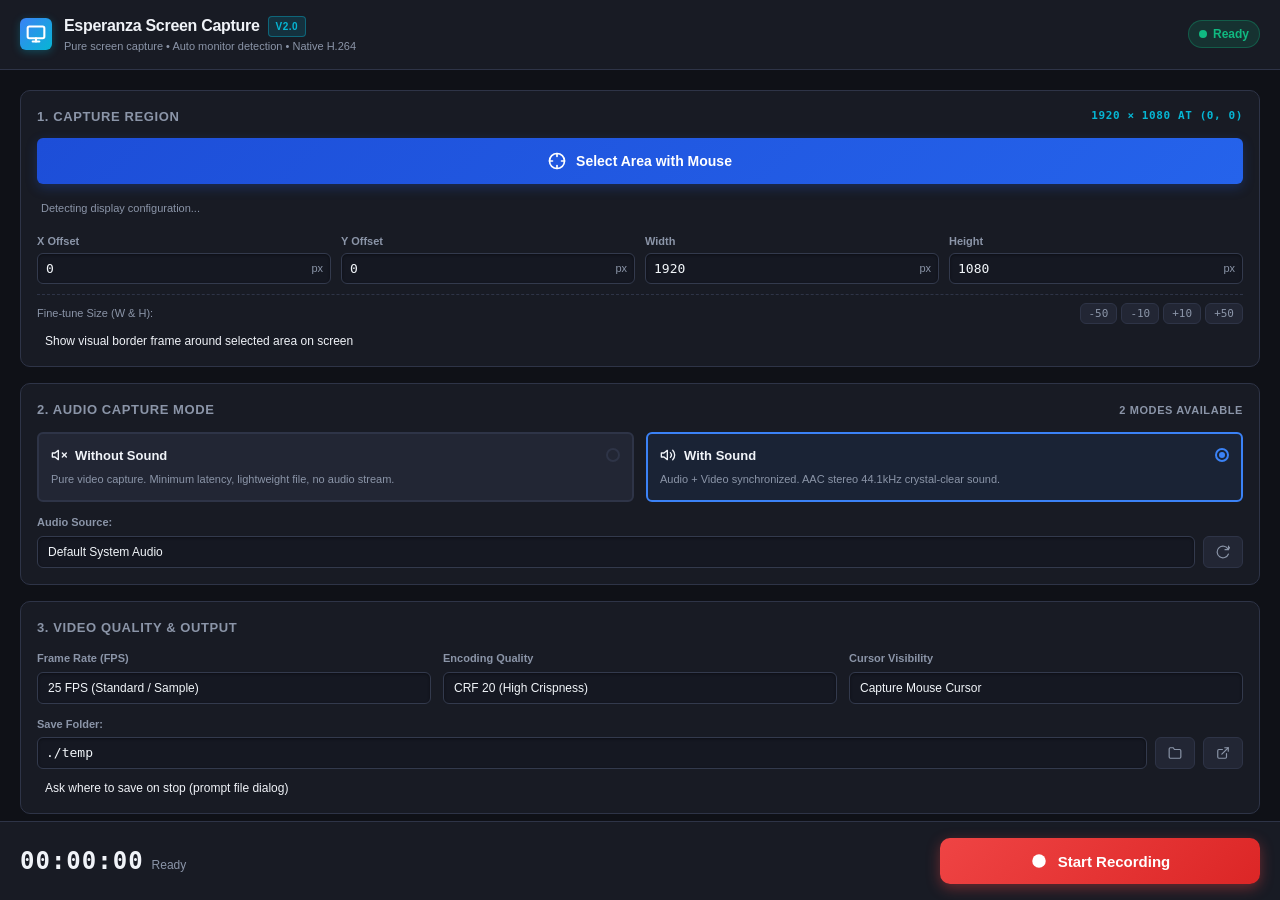
<file: ui/index.html>
<!DOCTYPE html>
<html lang="en">
<head>
  <meta charset="UTF-8">
  <meta name="viewport" content="width=device-width, initial-scale=1.0">
  <title>Esperanza Screen Capture</title>
  <link rel="stylesheet" href="style.css">
</head>
<body>
  <!-- Header -->
  <header class="app-header">
    <div class="brand">
      <div class="brand-icon">
        <svg width="20" height="20" viewBox="0 0 24 24" fill="none" stroke="currentColor" stroke-width="2.5" stroke-linecap="round" stroke-linejoin="round">
          <rect x="2" y="3" width="20" height="14" rx="2" ry="2"></rect>
          <line x1="8" y1="21" x2="16" y2="21"></line>
          <line x1="12" y1="17" x2="12" y2="21"></line>
        </svg>
      </div>
      <div>
        <div class="brand-title">Esperanza Screen Capture <span class="version-tag">v2.0</span></div>
        <div class="brand-subtitle">Pure screen capture • Auto monitor detection • Native H.264</div>
      </div>
    </div>
    <div id="statusBadge" class="status-badge">
      <div class="status-dot"></div>
      <span id="statusText">Ready</span>
    </div>
  </header>

  <!-- Main Scrollable Content -->
  <div class="app-container">
    <div class="main-content">

      <!-- Capture Area Card -->
      <section class="card">
        <div class="card-title">
          <span>1. Capture Region</span>
          <span id="areaSummary" style="font-family: var(--font-mono); font-size: 11px; color: var(--accent-cyan);">1920 × 1080 at (1366, 0)</span>
        </div>

        <button id="btnSelectArea" class="area-cta-btn">
          <svg width="18" height="18" viewBox="0 0 24 24" fill="none" stroke="currentColor" stroke-width="2.2" stroke-linecap="round" stroke-linejoin="round">
            <circle cx="12" cy="12" r="10"></circle>
            <line x1="22" y1="12" x2="18" y2="12"></line>
            <line x1="6" y1="12" x2="2" y2="12"></line>
            <line x1="12" y1="6" x2="12" y2="2"></line>
            <line x1="12" y1="22" x2="12" y2="18"></line>
          </svg>
          Select Area with Mouse
        </button>

        <!-- Presets -->
        <div class="presets-container" id="presetsContainer">
          <div style="font-size: 11px; color: var(--text-muted); padding: 4px;">Detecting display configuration...</div>
        </div>

        <!-- Coordinates Grid -->
        <div class="coords-grid">
          <div class="coord-group">
            <label class="coord-label">X Offset</label>
            <div class="coord-input-wrap">
              <input type="number" id="inputX" class="coord-input" value="0" min="0">
              <span class="coord-unit">px</span>
            </div>
          </div>
          <div class="coord-group">
            <label class="coord-label">Y Offset</label>
            <div class="coord-input-wrap">
              <input type="number" id="inputY" class="coord-input" value="0" min="0">
              <span class="coord-unit">px</span>
            </div>
          </div>
          <div class="coord-group">
            <label class="coord-label">Width</label>
            <div class="coord-input-wrap">
              <input type="number" id="inputW" class="coord-input" value="1920" min="64" step="2">
              <span class="coord-unit">px</span>
            </div>
          </div>
          <div class="coord-group">
            <label class="coord-label">Height</label>
            <div class="coord-input-wrap">
              <input type="number" id="inputH" class="coord-input" value="1080" min="64" step="2">
              <span class="coord-unit">px</span>
            </div>
          </div>
        </div>

        <!-- Stepper Adjusters -->
        <div class="step-adjusters">
          <span class="step-label">Fine-tune Size (W & H):</span>
          <div class="step-btn-group">
            <button class="step-btn" id="btnNudgeMinus50">-50</button>
            <button class="step-btn" id="btnNudgeMinus10">-10</button>
            <button class="step-btn" id="btnNudgePlus10">+10</button>
            <button class="step-btn" id="btnNudgePlus50">+50</button>
          </div>
        </div>

        <label class="toggle-row">
          <input type="checkbox" id="checkShowFrame">
          <span>Show visual border frame around selected area on screen</span>
        </label>
      </section>

      <!-- Audio Modes Card -->
      <section class="card">
        <div class="card-title">
          <span>2. Audio Capture Mode</span>
          <span style="font-size: 11px; color: var(--text-muted);">2 Modes Available</span>
        </div>

        <div class="audio-modes-grid">
          <!-- Mode 1: Without Sound -->
          <div id="modeNoSound" class="mode-card">
            <div class="mode-header">
              <div class="mode-name">
                <svg width="16" height="16" viewBox="0 0 24 24" fill="none" stroke="currentColor" stroke-width="2" stroke-linecap="round" stroke-linejoin="round">
                  <polygon points="11 5 6 9 2 9 2 15 6 15 11 19 11 5"></polygon>
                  <line x1="23" y1="9" x2="17" y2="15"></line>
                  <line x1="17" y1="9" x2="23" y2="15"></line>
                </svg>
                Without Sound
              </div>
              <div class="mode-radio"></div>
            </div>
            <div class="mode-desc">Pure video capture. Minimum latency, lightweight file, no audio stream.</div>
          </div>

          <!-- Mode 2: With Sound -->
          <div id="modeWithSound" class="mode-card selected">
            <div class="mode-header">
              <div class="mode-name">
                <svg width="16" height="16" viewBox="0 0 24 24" fill="none" stroke="currentColor" stroke-width="2" stroke-linecap="round" stroke-linejoin="round">
                  <polygon points="11 5 6 9 2 9 2 15 6 15 11 19 11 5"></polygon>
                  <path d="M19.07 4.93a10 10 0 0 1 0 14.14M15.54 8.46a5 5 0 0 1 0 7.07"></path>
                </svg>
                With Sound
              </div>
              <div class="mode-radio"></div>
            </div>
            <div class="mode-desc">Audio + Video synchronized. AAC stereo 44.1kHz crystal-clear sound.</div>
          </div>
        </div>

        <!-- Audio Device Picker (only visible in With Sound mode) -->
        <div id="audioDeviceRow" class="audio-device-row">
          <label class="setting-label">Audio Source:</label>
          <div class="select-wrap">
            <select id="selectAudioSource" class="custom-select">
              <option value="default">Default System Audio</option>
              <option value="alsa_output.pci-0000_04_00.6.analog-stereo.monitor">🖥️ System Sound (Speakers / Desktop Output)</option>
              <option value="alsa_input.pci-0000_04_00.6.analog-stereo">🎙️ Microphone (Family HD Audio)</option>
            </select>
            <button id="btnRefreshAudio" class="icon-btn" title="Refresh audio devices">
              <svg width="14" height="14" viewBox="0 0 24 24" fill="none" stroke="currentColor" stroke-width="2" stroke-linecap="round" stroke-linejoin="round">
                <path d="M21.5 2v6h-6M21.34 15.57a10 10 0 1 1-.57-8.38l5.67-5.67"></path>
              </svg>
            </button>
          </div>
        </div>
      </section>

      <!-- Video Quality & Output Card -->
      <section class="card">
        <div class="card-title">
          <span>3. Video Quality & Output</span>
        </div>

        <div class="settings-row">
          <div class="setting-item">
            <label class="setting-label">Frame Rate (FPS)</label>
            <select id="selectFps" class="custom-select">
              <option value="25" selected>25 FPS (Standard / Sample)</option>
              <option value="30">30 FPS (Smooth)</option>
              <option value="60">60 FPS (Ultra-smooth 60fps)</option>
            </select>
          </div>

          <div class="setting-item">
            <label class="setting-label">Encoding Quality</label>
            <select id="selectQuality" class="custom-select">
              <option value="20" selected>CRF 20 (High Crispness)</option>
              <option value="18">CRF 18 (Visually Lossless)</option>
              <option value="23">CRF 23 (Compact File)</option>
            </select>
          </div>

          <div class="setting-item">
            <label class="setting-label">Cursor Visibility</label>
            <select id="selectMouse" class="custom-select">
              <option value="1" selected>Capture Mouse Cursor</option>
              <option value="0">Hide Mouse Cursor</option>
            </select>
          </div>
        </div>

        <div style="margin-top: 12px; display: flex; flex-direction: column; gap: 4px;">
          <label class="setting-label">Save Folder:</label>
          <div class="select-wrap">
            <input type="text" id="inputOutputDir" class="coord-input" style="flex: 1;" value="./temp">
            <button id="btnBrowseFolder" class="icon-btn" title="Choose output folder">
              <svg width="14" height="14" viewBox="0 0 24 24" fill="none" stroke="currentColor" stroke-width="2" stroke-linecap="round" stroke-linejoin="round">
                <path d="M22 19a2 2 0 0 1-2 2H4a2 2 0 0 1-2-2V5a2 2 0 0 1 2-2h5l2 3h9a2 2 0 0 1 2 2z"></path>
              </svg>
            </button>
            <button id="btnOpenFolder" class="icon-btn" title="Open folder in File Manager">
              <svg width="14" height="14" viewBox="0 0 24 24" fill="none" stroke="currentColor" stroke-width="2" stroke-linecap="round" stroke-linejoin="round">
                <path d="M18 13v6a2 2 0 0 1-2 2H5a2 2 0 0 1-2-2V8a2 2 0 0 1 2-2h6"></path>
                <polyline points="15 3 21 3 21 9"></polyline>
                <line x1="10" y1="14" x2="21" y2="3"></line>
              </svg>
            </button>
          </div>
          <label class="toggle-row" style="margin-top: 6px;">
            <input type="checkbox" id="checkAskWhereToSave">
            <span>Ask where to save on stop (prompt file dialog)</span>
          </label>
        </div>
      </section>

      <!-- Recordings List Card -->
      <section class="card recordings-section">
        <div class="card-title">
          <span>Recent Captures</span>
          <button id="btnRefreshRecs" class="icon-btn" style="padding: 2px 6px;" title="Refresh list">
            <svg width="12" height="12" viewBox="0 0 24 24" fill="none" stroke="currentColor" stroke-width="2">
              <path d="M21.5 2v6h-6M21.34 15.57a10 10 0 1 1-.57-8.38l5.67-5.67"></path>
            </svg>
          </button>
        </div>
        <div id="recordingsList">
          <div style="font-size: 12px; color: var(--text-muted); text-align: center; padding: 12px;">
            No captures yet in this session. Start recording above!
          </div>
        </div>
      </section>

    </div>
  </div>

  <!-- Bottom Sticky Action Bar -->
  <footer class="bottom-bar">
    <div class="timer-box">
      <div id="timerDisplay" class="timer-display">00:00:00</div>
      <div id="timerSub" class="timer-sub">Ready</div>
    </div>

    <button id="btnMainRecord" class="record-btn-main">
      <svg id="recIcon" width="18" height="18" viewBox="0 0 24 24" fill="currentColor">
        <circle cx="12" cy="12" r="9"></circle>
      </svg>
      <span id="recBtnLabel">Start Recording</span>
    </button>
  </footer>

  <script src="app.js"></script>
</body>
</html>
</file>
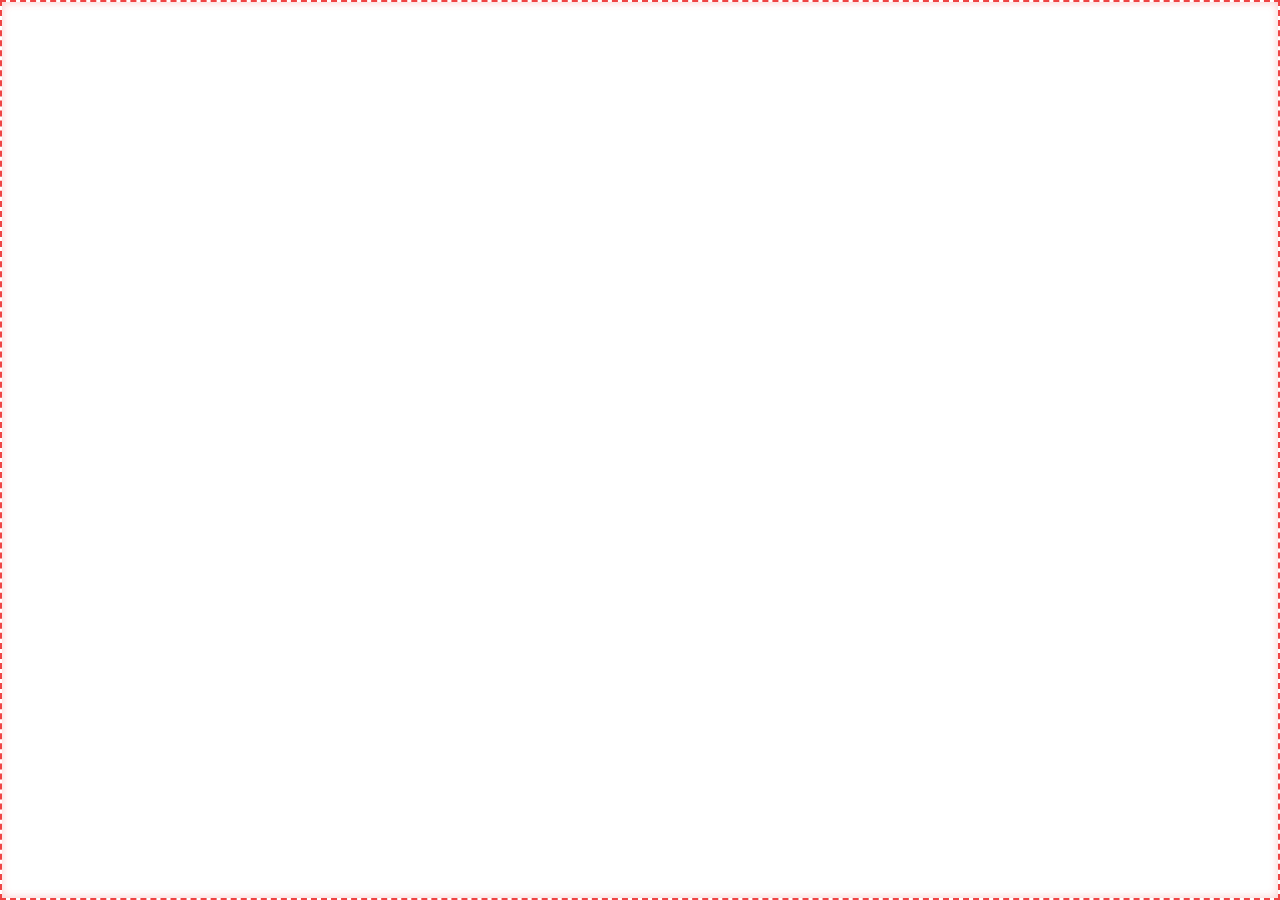
<file: ui/frame.html>
<!DOCTYPE html>
<html>
<head>
  <meta charset="UTF-8">
  <style>
    * {
      box-sizing: border-box;
      margin: 0;
      padding: 0;
      pointer-events: none;
    }
    html, body {
      width: 100vw;
      height: 100vh;
      overflow: hidden;
      background: transparent;
    }
    .guide-border {
      width: 100%;
      height: 100%;
      border: 2px dashed #ef4444;
      box-shadow: 0 0 8px rgba(239, 68, 68, 0.6), inset 0 0 8px rgba(239, 68, 68, 0.3);
    }
  </style>
</head>
<body>
  <div class="guide-border"></div>
</body>
</html>
</file>
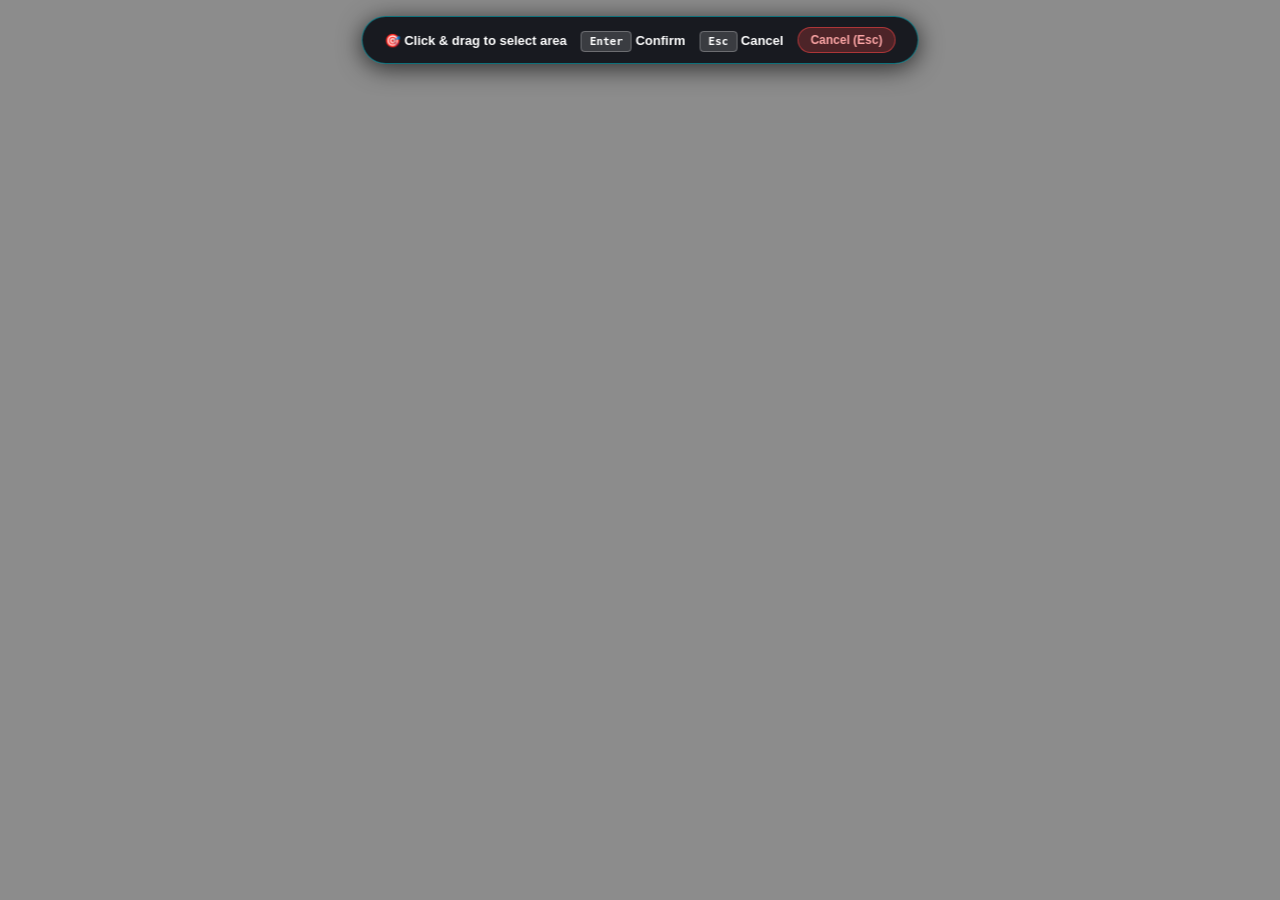
<file: ui/overlay.html>
<!DOCTYPE html>
<html lang="en">
<head>
  <meta charset="UTF-8">
  <title>Select Capture Area</title>
  <style>
    * {
      box-sizing: border-box;
      margin: 0;
      padding: 0;
      user-select: none;
    }

    html, body {
      width: 100vw;
      height: 100vh;
      overflow: hidden;
      background: transparent !important;
      cursor: crosshair !important;
      font-family: -apple-system, BlinkMacSystemFont, "Segoe UI", Roboto, Helvetica, Arial, sans-serif;
    }

    #overlayCanvas {
      position: absolute;
      top: 0;
      left: 0;
      width: 100vw;
      height: 100vh;
      pointer-events: none;
      z-index: 10;
      cursor: crosshair !important;
    }

    /* Floating top instruction banner */
    .instruction-banner {
      position: fixed;
      top: 16px;
      left: 50%;
      transform: translateX(-50%);
      background: rgba(15, 17, 23, 0.92);
      backdrop-filter: blur(10px);
      border: 1px solid rgba(0, 240, 255, 0.4);
      color: #fff;
      padding: 10px 22px;
      border-radius: 28px;
      font-size: 13px;
      font-weight: 600;
      box-shadow: 0 4px 24px rgba(0, 0, 0, 0.7);
      z-index: 1000;
      display: flex;
      align-items: center;
      gap: 14px;
      pointer-events: auto;
    }

    .key-badge {
      background: rgba(255, 255, 255, 0.15);
      padding: 3px 8px;
      border-radius: 4px;
      font-family: monospace;
      font-size: 11px;
      border: 1px solid rgba(255, 255, 255, 0.25);
    }

    .btn-cancel {
      background: rgba(239, 68, 68, 0.25);
      border: 1px solid rgba(239, 68, 68, 0.6);
      color: #fca5a5;
      padding: 5px 12px;
      border-radius: 14px;
      font-size: 12px;
      cursor: pointer;
      font-weight: 600;
      transition: all 0.15s;
    }

    .btn-cancel:hover {
      background: rgba(239, 68, 68, 0.5);
      color: #fff;
    }

    /* Selection Box */
    #selectionBox {
      position: absolute;
      display: none;
      border: 2px solid #00f0ff;
      box-shadow: 0 0 16px rgba(0, 240, 255, 0.5), inset 0 0 12px rgba(0, 240, 255, 0.15);
      z-index: 100;
      cursor: move;
    }

    /* Dimension Badge */
    #dimBadge {
      position: absolute;
      top: -34px;
      left: 0;
      background: #00f0ff;
      color: #0b0f19;
      font-family: ui-monospace, SFMono-Regular, Menlo, monospace;
      font-weight: 700;
      font-size: 12px;
      padding: 4px 10px;
      border-radius: 4px;
      white-space: nowrap;
      pointer-events: none;
      box-shadow: 0 2px 10px rgba(0, 0, 0, 0.4);
    }

    /* Floating Action Bar below/inside box */
    #actionToolbar {
      position: absolute;
      bottom: -48px;
      right: 0;
      background: rgba(15, 17, 23, 0.95);
      backdrop-filter: blur(10px);
      border: 1px solid rgba(0, 240, 255, 0.5);
      border-radius: 8px;
      padding: 6px 10px;
      display: flex;
      align-items: center;
      gap: 8px;
      box-shadow: 0 4px 20px rgba(0, 0, 0, 0.7);
      z-index: 110;
    }

    .action-btn {
      padding: 6px 14px;
      border-radius: 6px;
      font-size: 12px;
      font-weight: 600;
      cursor: pointer;
      border: none;
      display: flex;
      align-items: center;
      gap: 6px;
      transition: all 0.15s;
    }

    .action-btn-confirm {
      background: #10b981;
      color: white;
    }

    .action-btn-confirm:hover {
      background: #059669;
    }

    .action-btn-preset {
      background: #2563eb;
      color: white;
      font-size: 11px;
    }

    .action-btn-preset:hover {
      background: #1d4ed8;
    }

    /* 8 Resize Handles */
    .handle {
      position: absolute;
      width: 12px;
      height: 12px;
      background: #ffffff;
      border: 2px solid #00f0ff;
      border-radius: 2px;
      z-index: 105;
      box-shadow: 0 1px 4px rgba(0, 0, 0, 0.5);
    }

    .handle-nw { top: -6px; left: -6px; cursor: nwse-resize; }
    .handle-n  { top: -6px; left: calc(50% - 6px); cursor: ns-resize; }
    .handle-ne { top: -6px; right: -6px; cursor: nesw-resize; }
    .handle-e  { top: calc(50% - 6px); right: -6px; cursor: ew-resize; }
    .handle-se { bottom: -6px; right: -6px; cursor: nwse-resize; }
    .handle-s  { bottom: -6px; left: calc(50% - 6px); cursor: ns-resize; }
    .handle-sw { bottom: -6px; left: -6px; cursor: nesw-resize; }
    .handle-w  { top: calc(50% - 6px); left: -6px; cursor: ew-resize; }
  </style>
</head>
<body>
  <div class="instruction-banner">
    <span>🎯 <strong>Click & drag to select area</strong></span>
    <span><span class="key-badge">Enter</span> Confirm</span>
    <span><span class="key-badge">Esc</span> Cancel</span>
    <button id="btnCancelOverlay" class="btn-cancel">Cancel (Esc)</button>
  </div>

  <canvas id="overlayCanvas"></canvas>

  <div id="selectionBox">
    <div id="dimBadge">0 × 0 px</div>
    
    <div class="handle handle-nw" data-handle="nw"></div>
    <div class="handle handle-n"  data-handle="n"></div>
    <div class="handle handle-ne" data-handle="ne"></div>
    <div class="handle handle-e"  data-handle="e"></div>
    <div class="handle handle-se" data-handle="se"></div>
    <div class="handle handle-s"  data-handle="s"></div>
    <div class="handle handle-sw" data-handle="sw"></div>
    <div class="handle handle-w"  data-handle="w"></div>

    <div id="actionToolbar">
      <div id="overlayPresets" style="display: flex; gap: 6px; align-items: center;">
        <button id="btnPresetMobile" class="action-btn action-btn-preset" title="Sample format: 458x812">📱 458×812</button>
        <button id="btnPreset1080" class="action-btn action-btn-preset">🖥️ 1920×1080</button>
      </div>
      <button id="btnConfirmArea" class="action-btn action-btn-confirm">
        <svg width="14" height="14" viewBox="0 0 24 24" fill="none" stroke="currentColor" stroke-width="3">
          <polyline points="20 6 9 17 4 12"></polyline>
        </svg>
        Confirm Selection
      </button>
    </div>
  </div>

  <script src="overlay.js"></script>
</body>
</html>
</file>
<file: ui/style.css>
:root {
  --bg-primary: #0f1117;
  --bg-secondary: #181b24;
  --bg-tertiary: #222634;
  --bg-input: #13161f;
  --border-color: #2e3447;
  --border-focus: #4f80ff;
  --text-main: #f0f3f8;
  --text-muted: #8b95a8;
  --accent-blue: #3b82f6;
  --accent-cyan: #06b6d4;
  --accent-red: #ef4444;
  --accent-green: #10b981;
  --accent-purple: #8b5cf6;
  --radius-sm: 6px;
  --radius-md: 10px;
  --radius-lg: 16px;
  --font-mono: ui-monospace, SFMono-Regular, Menlo, Monaco, Consolas, monospace;
  --font-sans: -apple-system, BlinkMacSystemFont, "Segoe UI", Roboto, Helvetica, Arial, sans-serif;
}

* {
  box-sizing: border-box;
  margin: 0;
  padding: 0;
  user-select: none;
}

body {
  font-family: var(--font-sans);
  background-color: var(--bg-primary);
  color: var(--text-main);
  line-height: 1.5;
  height: 100vh;
  display: flex;
  flex-direction: column;
  overflow: hidden;
}

/* Header */
.app-header {
  padding: 14px 20px;
  background: var(--bg-secondary);
  border-bottom: 1px solid var(--border-color);
  display: flex;
  align-items: center;
  justify-content: space-between;
}

.brand {
  display: flex;
  align-items: center;
  gap: 12px;
}

.brand-icon {
  width: 32px;
  height: 32px;
  background: linear-gradient(135deg, var(--accent-blue), var(--accent-cyan));
  border-radius: var(--radius-sm);
  display: flex;
  align-items: center;
  justify-content: center;
  color: white;
  font-weight: bold;
  box-shadow: 0 2px 8px rgba(6, 182, 212, 0.3);
}

.brand-title {
  font-size: 16px;
  font-weight: 700;
  letter-spacing: -0.3px;
  display: flex;
  align-items: center;
  gap: 8px;
}

.version-tag {
  font-size: 10px;
  font-weight: 700;
  padding: 2px 7px;
  background: rgba(6, 182, 212, 0.15);
  color: var(--accent-cyan);
  border-radius: 4px;
  border: 1px solid rgba(6, 182, 212, 0.4);
  letter-spacing: 0.5px;
  text-transform: uppercase;
}

.brand-subtitle {
  font-size: 11px;
  color: var(--text-muted);
}

.status-badge {
  display: inline-flex;
  align-items: center;
  gap: 6px;
  padding: 4px 10px;
  border-radius: 20px;
  font-size: 12px;
  font-weight: 600;
  background: rgba(16, 185, 129, 0.15);
  color: var(--accent-green);
  border: 1px solid rgba(16, 185, 129, 0.3);
}

.status-badge.recording {
  background: rgba(239, 68, 68, 0.2);
  color: var(--accent-red);
  border-color: rgba(239, 68, 68, 0.5);
  animation: pulse-border 1.5s infinite;
}

.status-dot {
  width: 8px;
  height: 8px;
  border-radius: 50%;
  background-color: currentColor;
}

.status-badge.recording .status-dot {
  animation: blink 1s infinite;
}

@keyframes blink {
  0%, 100% { opacity: 1; }
  50% { opacity: 0.3; }
}

@keyframes pulse-border {
  0%, 100% { box-shadow: 0 0 0 0 rgba(239, 68, 68, 0.4); }
  50% { box-shadow: 0 0 0 4px rgba(239, 68, 68, 0); }
}

/* Main Container */
.app-container {
  flex: 1;
  display: flex;
  overflow: hidden;
}

/* Sidebar / Tabs */
.main-content {
  flex: 1;
  overflow-y: auto;
  padding: 20px;
  display: flex;
  flex-direction: column;
  gap: 16px;
}

/* Card Container */
.card {
  background: var(--bg-secondary);
  border: 1px solid var(--border-color);
  border-radius: var(--radius-md);
  padding: 16px;
}

.card-title {
  font-size: 13px;
  text-transform: uppercase;
  letter-spacing: 0.6px;
  color: var(--text-muted);
  font-weight: 700;
  margin-bottom: 12px;
  display: flex;
  align-items: center;
  justify-content: space-between;
}

/* Area Select Section */
.area-cta-btn {
  width: 100%;
  padding: 14px 16px;
  background: linear-gradient(135deg, #1d4ed8, #2563eb);
  color: white;
  border: none;
  border-radius: var(--radius-sm);
  font-size: 14px;
  font-weight: 600;
  cursor: pointer;
  display: flex;
  align-items: center;
  justify-content: center;
  gap: 10px;
  transition: all 0.2s ease;
  box-shadow: 0 4px 12px rgba(37, 99, 235, 0.25);
}

.area-cta-btn:hover {
  background: linear-gradient(135deg, #2563eb, #3b82f6);
  transform: translateY(-1px);
  box-shadow: 0 6px 16px rgba(37, 99, 235, 0.35);
}

.area-cta-btn:active {
  transform: translateY(0);
}

.presets-container {
  display: flex;
  flex-wrap: wrap;
  gap: 8px;
  margin-top: 12px;
}

.preset-chip {
  background: var(--bg-tertiary);
  color: var(--text-main);
  border: 1px solid var(--border-color);
  border-radius: var(--radius-sm);
  padding: 6px 10px;
  font-size: 11px;
  cursor: pointer;
  transition: all 0.15s ease;
  font-family: var(--font-mono);
}

.preset-chip:hover {
  background: var(--border-color);
  border-color: var(--accent-blue);
  color: white;
}

.preset-chip.active {
  background: rgba(59, 130, 246, 0.2);
  border-color: var(--accent-blue);
  color: var(--accent-blue);
}

/* Coordinates Inputs Grid */
.coords-grid {
  display: grid;
  grid-template-columns: repeat(4, 1fr);
  gap: 10px;
  margin-top: 12px;
}

.coord-group {
  display: flex;
  flex-direction: column;
  gap: 4px;
}

.coord-label {
  font-size: 11px;
  color: var(--text-muted);
  font-weight: 600;
}

/* Global Input Box Styling - Absolute Protection against white backgrounds */
input, select, textarea, option {
  -webkit-appearance: none !important;
  -moz-appearance: none !important;
  appearance: none !important;
}

input[type="text"],
input[type="number"],
input[type="password"],
input[type="search"],
textarea,
select,
.coord-input,
.custom-select {
  background-color: #151822 !important;
  background: #151822 !important;
  color: #f1f5f9 !important;
  -webkit-text-fill-color: #f1f5f9 !important;
  border: 1px solid #333a4d !important;
  border-radius: var(--radius-sm);
  outline: none !important;
  box-shadow: inset 0 1px 3px rgba(0, 0, 0, 0.4) !important;
}

input[type="text"]:focus,
input[type="number"]:focus,
textarea:focus,
select:focus,
.coord-input:focus,
.custom-select:focus {
  background-color: #1c2130 !important;
  background: #1c2130 !important;
  color: #ffffff !important;
  -webkit-text-fill-color: #ffffff !important;
  border-color: #3b82f6 !important;
  box-shadow: 0 0 0 2px rgba(59, 130, 246, 0.25), inset 0 1px 3px rgba(0, 0, 0, 0.4) !important;
}

select option {
  background-color: #151822 !important;
  background: #151822 !important;
  color: #f1f5f9 !important;
}

select option:checked,
select option:hover {
  background-color: #2563eb !important;
  color: #ffffff !important;
}

input[type=number]::-webkit-inner-spin-button,
input[type=number]::-webkit-outer-spin-button {
  filter: invert(0.8);
}

.coord-input-wrap {
  position: relative;
  display: flex;
  align-items: center;
}

.coord-input {
  width: 100%;
  padding: 7px 8px;
  font-family: var(--font-mono);
  font-size: 13px;
  transition: border-color 0.2s;
}

.coord-unit {
  position: absolute;
  right: 8px;
  font-size: 11px;
  color: var(--text-muted);
  pointer-events: none;
}

/* Step Adjusters */
.step-adjusters {
  display: flex;
  align-items: center;
  justify-content: space-between;
  margin-top: 10px;
  padding-top: 8px;
  border-top: 1px dashed var(--border-color);
}

.step-label {
  font-size: 11px;
  color: var(--text-muted);
}

.step-btn-group {
  display: flex;
  gap: 4px;
}

.step-btn {
  background: var(--bg-tertiary);
  border: 1px solid var(--border-color);
  border-radius: var(--radius-sm);
  color: var(--text-muted);
  padding: 3px 8px;
  font-size: 11px;
  font-family: var(--font-mono);
  cursor: pointer;
  transition: all 0.15s;
}

.step-btn:hover {
  color: var(--text-main);
  border-color: var(--accent-blue);
}

/* Audio Modes Grid */
.audio-modes-grid {
  display: grid;
  grid-template-columns: 1fr 1fr;
  gap: 12px;
}

.mode-card {
  background: var(--bg-tertiary);
  border: 2px solid var(--border-color);
  border-radius: var(--radius-sm);
  padding: 12px;
  cursor: pointer;
  transition: all 0.2s ease;
  display: flex;
  flex-direction: column;
  gap: 6px;
}

.mode-card:hover {
  border-color: var(--text-muted);
}

.mode-card.selected {
  border-color: var(--accent-blue);
  background: rgba(59, 130, 246, 0.08);
}

.mode-header {
  display: flex;
  align-items: center;
  justify-content: space-between;
}

.mode-name {
  font-size: 13px;
  font-weight: 700;
  display: flex;
  align-items: center;
  gap: 8px;
}

.mode-radio {
  width: 14px;
  height: 14px;
  border-radius: 50%;
  border: 2px solid var(--border-color);
  position: relative;
}

.mode-card.selected .mode-radio {
  border-color: var(--accent-blue);
}

.mode-card.selected .mode-radio::after {
  content: "";
  position: absolute;
  top: 2px;
  left: 2px;
  width: 6px;
  height: 6px;
  border-radius: 50%;
  background: var(--accent-blue);
}

.mode-desc {
  font-size: 11px;
  color: var(--text-muted);
}

/* Audio Device Dropdown */
.audio-device-row {
  margin-top: 12px;
  display: flex;
  flex-direction: column;
  gap: 6px;
}

.select-wrap {
  display: flex;
  gap: 8px;
}

.custom-select {
  flex: 1;
  padding: 8px 10px;
  font-size: 12px;
}

.icon-btn {
  background: var(--bg-tertiary);
  border: 1px solid var(--border-color);
  border-radius: var(--radius-sm);
  padding: 8px 12px;
  color: var(--text-muted);
  cursor: pointer;
  display: flex;
  align-items: center;
  justify-content: center;
  transition: all 0.15s;
}

.icon-btn:hover {
  color: var(--text-main);
  border-color: var(--accent-blue);
}

/* Settings Row */
.settings-row {
  display: grid;
  grid-template-columns: repeat(3, 1fr);
  gap: 12px;
}

.setting-item {
  display: flex;
  flex-direction: column;
  gap: 6px;
}

.setting-label {
  font-size: 11px;
  color: var(--text-muted);
  font-weight: 600;
}

/* Checkbox Toggle */
.toggle-row {
  display: flex;
  align-items: center;
  gap: 8px;
  font-size: 12px;
  color: var(--text-main);
  cursor: pointer;
  margin-top: 8px;
}

.toggle-row input[type="checkbox"] {
  accent-color: var(--accent-blue);
  cursor: pointer;
}

/* Bottom Action Bar */
.bottom-bar {
  padding: 16px 20px;
  background: var(--bg-secondary);
  border-top: 1px solid var(--border-color);
  display: flex;
  align-items: center;
  justify-content: space-between;
  gap: 16px;
}

.timer-box {
  display: flex;
  align-items: baseline;
  gap: 8px;
}

.timer-display {
  font-family: var(--font-mono);
  font-size: 24px;
  font-weight: 700;
  letter-spacing: 1px;
  color: var(--text-main);
}

.timer-sub {
  font-size: 12px;
  color: var(--text-muted);
}

.record-btn-main {
  flex: 1;
  max-width: 320px;
  padding: 14px 24px;
  border-radius: var(--radius-md);
  border: none;
  font-size: 15px;
  font-weight: 700;
  cursor: pointer;
  display: flex;
  align-items: center;
  justify-content: center;
  gap: 10px;
  transition: all 0.2s ease;
  background: linear-gradient(135deg, #ef4444, #dc2626);
  color: white;
  box-shadow: 0 4px 14px rgba(239, 68, 68, 0.4);
}

.record-btn-main:hover {
  background: linear-gradient(135deg, #f87171, #ef4444);
  transform: translateY(-1px);
  box-shadow: 0 6px 18px rgba(239, 68, 68, 0.5);
}

.record-btn-main.is-recording {
  background: linear-gradient(135deg, #4b5563, #374151);
  box-shadow: 0 4px 14px rgba(0, 0, 0, 0.4);
  animation: pulse-stop 2s infinite;
}

@keyframes pulse-stop {
  0%, 100% { border: 2px solid rgba(239, 68, 68, 0.8); }
  50% { border: 2px solid rgba(239, 68, 68, 0.2); }
}

/* Drawer / Recordings Modal */
.recordings-section {
  margin-top: 8px;
}

.recording-item {
  display: flex;
  align-items: center;
  justify-content: space-between;
  padding: 10px 12px;
  background: var(--bg-tertiary);
  border: 1px solid var(--border-color);
  border-radius: var(--radius-sm);
  margin-bottom: 6px;
  font-size: 12px;
}

.rec-info {
  display: flex;
  flex-direction: column;
  gap: 2px;
  overflow: hidden;
}

.rec-name {
  font-weight: 600;
  white-space: nowrap;
  overflow: hidden;
  text-overflow: ellipsis;
  max-width: 350px;
}

.rec-meta {
  color: var(--text-muted);
  font-size: 11px;
}

.rec-actions {
  display: flex;
  gap: 6px;
}

.btn-sm {
  background: var(--bg-secondary);
  border: 1px solid var(--border-color);
  border-radius: var(--radius-sm);
  color: var(--text-main);
  padding: 5px 9px;
  font-size: 11px;
  cursor: pointer;
  display: inline-flex;
  align-items: center;
  gap: 4px;
}

.btn-sm:hover {
  border-color: var(--accent-blue);
  color: var(--accent-blue);
}
</file>
